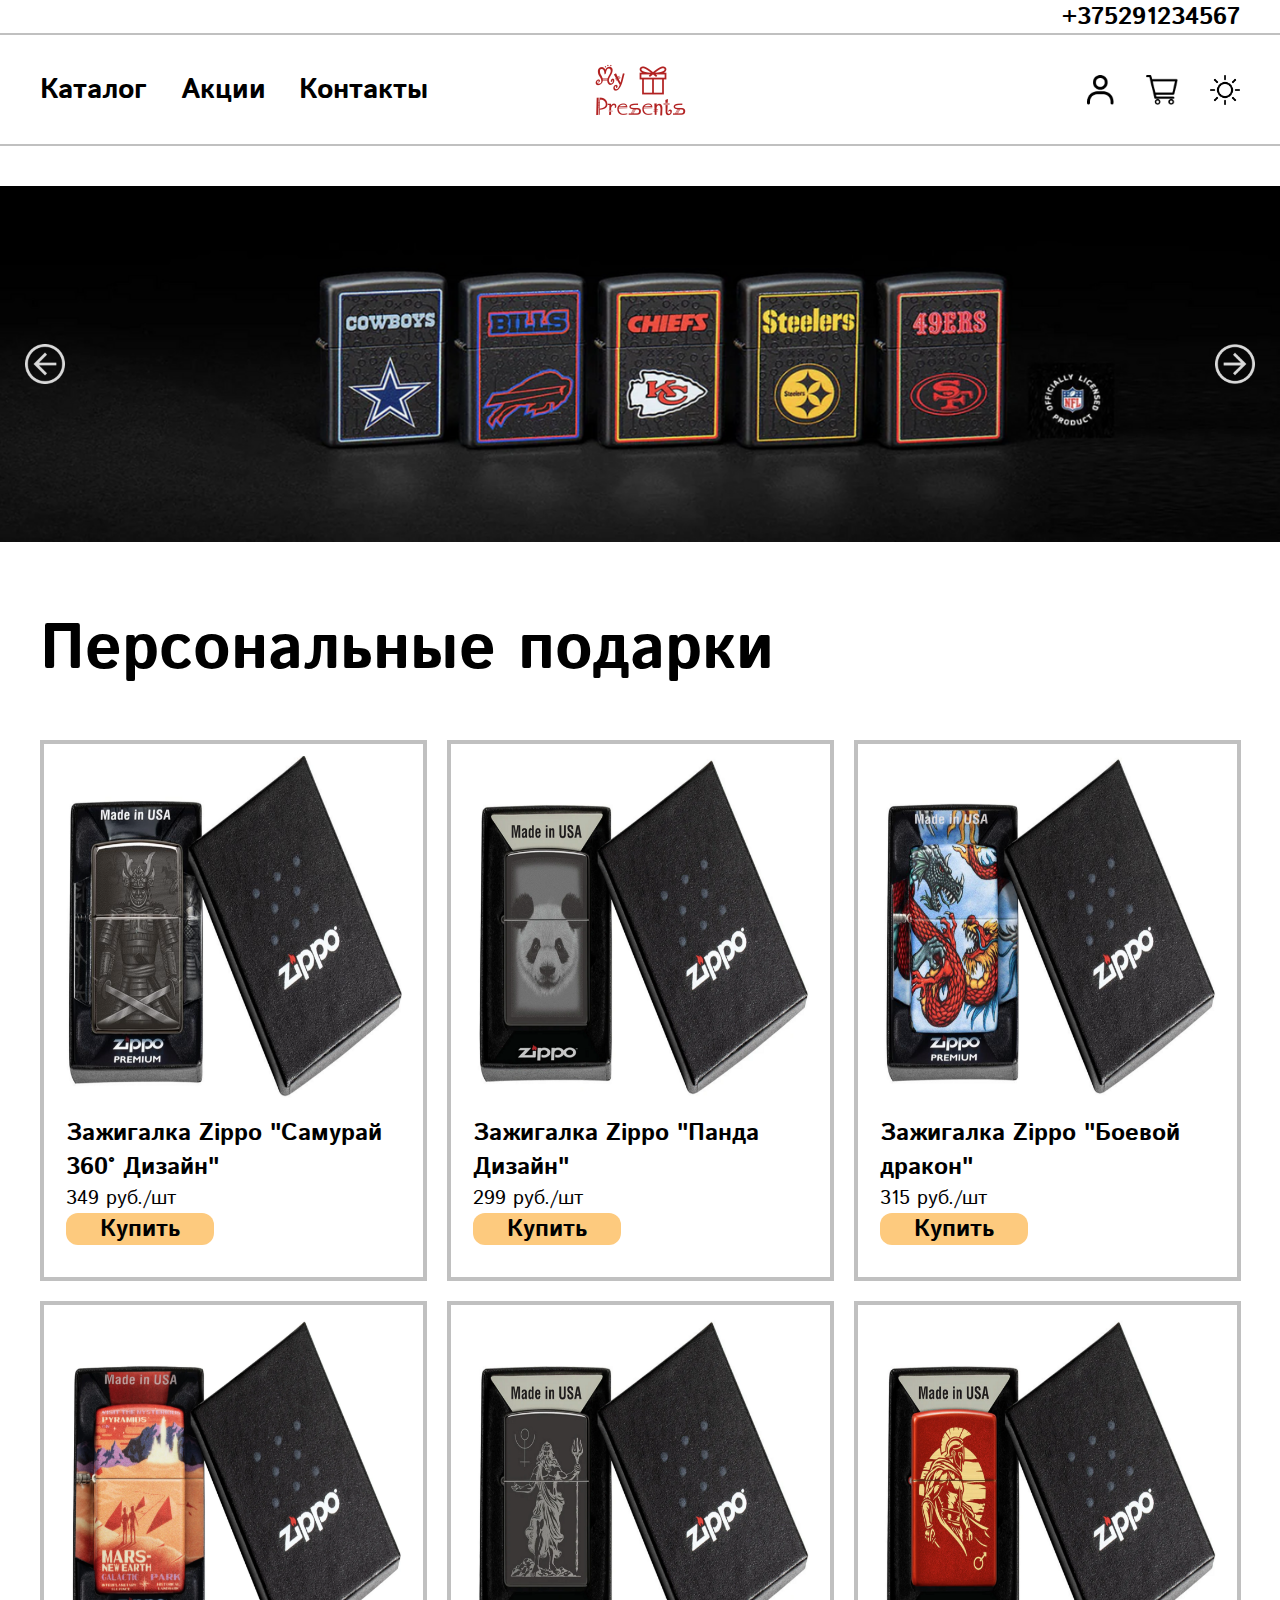
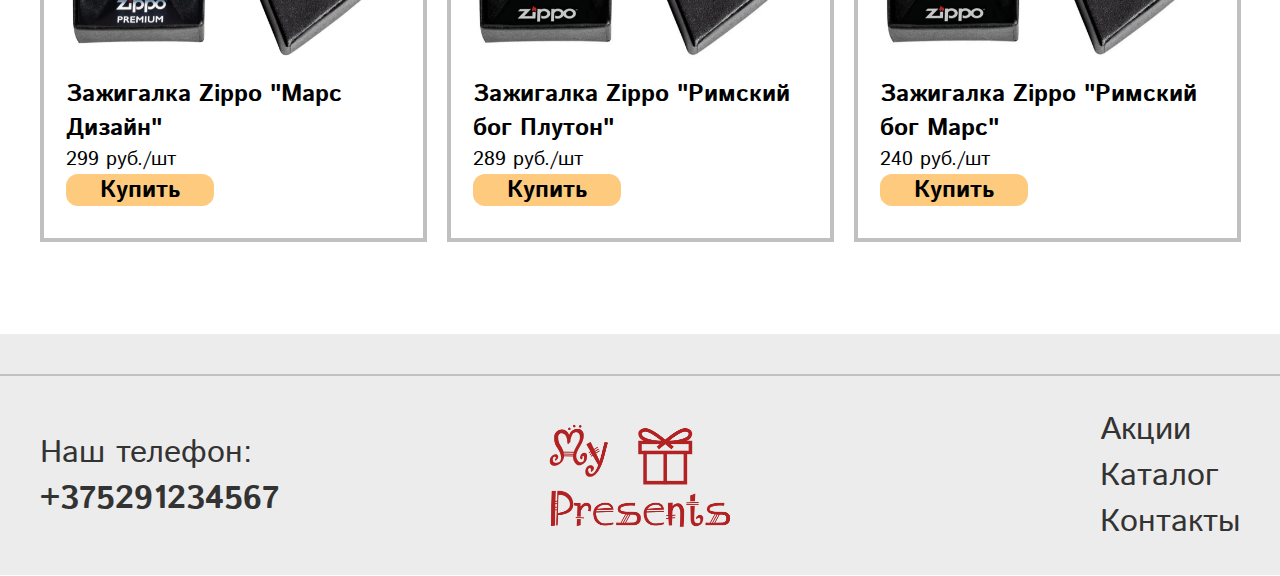
<file: index.html>
<!DOCTYPE html>
<html lang="ru">
<head>
<meta charset="UTF-8">
<meta name="viewport" content="width=device-width, initial-scale=1, minimum-scale=1" />
<title>My Presents</title>
<link rel="stylesheet" type="text/css" href="css/style.css">
<link rel="stylesheet" type="text/css" href="css/global.css">
<script src="script.js"></script>
</head>
<body>

<header class="header">
    <div class="header__line">
        <div class="container">
            <div class="header__line-wrapper">
                <a class="header__phone" href="tel:+375291234567">+375291234567</a>
            </div> 
        </div>
    </div>
    <div class="container">
        <div class="header__wrapper" id="header__wrapper">
            <div class="header__block">
                <nav class="nav">
                    <a class="nav__link" href="404.html">Каталог</a>
                    <a class="nav__link" href="404.html">Акции</a>
                    <a class="nav__link" href="contact.html">Контакты</a>
                </nav>
                <ul class="menu">
                    <li><a class="menuItem" href="404.html">Каталог</a></li>
                    <li><a class="menuItem" href="404.html">Акции</a></li>
                    <li><a class="menuItem" href="contact.html">Контакты</a></li>
                </ul>
                <button class="toggle__burger">
                    <img class="menuIcon" id="menuIcon" src="assets/burger_menu.png" alt="">
                    <img class="closeIcon" src="assets/close.png" alt="">
                </button>
            </div>
            <div class="logo"><a href="index.html"><img src="assets/Logo_vector_with_text.png" alt="logo"></a></div>
            <div class="small__logo"><a href="index.html"><img src="assets/Logo_vector_present.png" alt="logo"></a></div>
            <div class="header__block right">
                <div class="header__action-wrapper">
                    <a class="header__link" href="404.html"><img id="accountIcon" src="assets/account.png" alt="logo"></a>
                    <a class="header__link" href="404.html"><img id="cartIcon" src="assets/cart.png" alt="logo"> </a>
                    <a class="header__link" onclick="toggleTheme()"><img id="themeIcon" src="assets/sun.png" alt=""></a>
                </div>
            </div>
        </div>
    </div>
</header>
<main>
    <div class="slideshow-container">
        <div class="mySlides fade">
          <img src="assets/slider_1.png" style="width:100%" alt="">
        </div>
      
        <div class="mySlides fade">
          <img src="assets/slider_2.png" style="width:100%" alt="">
        </div>
        
        <a class="prev" onclick="plusSlides(-1)"><img class="button__slide" src="assets/prev.png" alt=""></a>
        <a class="next" onclick="plusSlides(1)"><img class="button__slide" src="assets/next.png" alt=""></a>
    </div>
    <div class="container">
        <div class="text__h1">Персональные подарки</div>
        <div>
            <div class="product__wrapper" id="product__wrapper">
                <div class="product__block">
                    <div class="product__item">
                        <img class="product__image" src="assets/product_image1.png" alt="">
                        <h3 class="product__title">Зажигалка Zippo "Самурай 360° Дизайн"</h3>
                        <div class="product__text__button">
                            <h4 class="product__price">349 руб./шт</h4>
                            <div class="buy_button"><a class="button__text" href="product_page.html" >Купить</a></div>
    
                        </div>
                    </div>
                </div>
                <div class="product__block">
                    <div class="product__item">
                        <img class="product__image" src="assets/product_image2.png" alt="">
                        <h3 class="product__title">Зажигалка Zippo "Панда Дизайн"</h3>
                        <div class="product__text__button">
                            <h4 class="product__price">299 руб./шт</h4>
                            <div class="buy_button"><a class="button__text" href="404.html" >Купить</a></div>
    
                        </div>
                    </div>
                </div>
                <div class="product__block">
                    <div class="product__item">
                        <img class="product__image" src="assets/product_image3.png" alt="">
                        <h3 class="product__title">Зажигалка Zippo "Боевой дракон"</h3>
                        <div class="product__text__button">
                            <h4 class="product__price">315 руб./шт</h4>
                            <div class="buy_button"><a class="button__text" href="404.html" >Купить</a></div>
    
                        </div>
                    </div>
                </div>
                <div class="product__block">
                    <div class="product__item">
                        <img class="product__image" src="assets/product_image4.png" alt="">
                        <h3 class="product__title">Зажигалка Zippo "Марс Дизайн"</h3>
                        <div class="product__text__button">
                            <h4 class="product__price">299 руб./шт</h4>
                            <div class="buy_button"><a class="button__text" href="404.html" >Купить</a></div>
    
                        </div>
                    </div>
                </div>
                <div class="product__block">
                    <div class="product__item">
                        <img class="product__image" src="assets/product_image5.png" alt="">
                        <h3 class="product__title">Зажигалка Zippo "Римский бог Плутон"</h3>
                        <div class="product__text__button">
                            <h4 class="product__price">289 руб./шт</h4>
                            <div class="buy_button"><a class="button__text" href="404.html" >Купить</a></div>
    
                        </div>
                    </div>
                </div>
                <div class="product__block">
                    <div class="product__item">
                        <img class="product__image" src="assets/product_image6.png" alt="">
                        <h3 class="product__title">Зажигалка Zippo "Римский бог Марс"</h3>
                        <div class="product__text__button">
                            <h4 class="product__price">240 руб./шт</h4>
                            <div class="buy_button"><a class="button__text" href="404.html" >Купить</a></div>
    
                        </div>
                    </div>
                </div>
            </div>
        </div>
    </div>
</main>
<footer class="footer">
    <div class="footer__bg"> 
        <div class="container">
            <div class="footer__content-wrapper">
                    <div class="footer__item-block">
                        <div class="footer__phone">
                            <h4 class="our__phone">Наш телефон:</h4>
                            <a class="phone__text" href="tel:+375291234567">+375291234567</a>
                        </div>
                    </div>
                    <a href="#header__wrapper"><img class="footer__logo" src="assets/Logo_vector_with_text.png" alt=""></a>
                    <div class="footer__item-block right">
                        <div class="footer__links-wrapper">
                            <a class="footer__links" href="">Акции</a>
                            <a class="footer__links" href="">Каталог</a>
                            <a class="footer__links" href="">Контакты</a>
                        </div>
                    </div>
            </div>
        </div>
    </div>
</footer>
<script>
    const menu = document.querySelector(".menu");
    const menuItems = document.querySelectorAll(".menuItem");
    const hamburger= document.querySelector(".toggle__burger");
    const closeIcon= document.querySelector(".closeIcon");
    const menuIcon = document.querySelector(".menuIcon");
    
    function toggleMenu() {
      if (menu.classList.contains("showMenu")) {
        menu.classList.remove("showMenu");
        closeIcon.style.display = "none";
        menuIcon.style.display = "block";
      } else {
        menu.classList.add("showMenu");
        closeIcon.style.display = "block";
        menuIcon.style.display = "none";
      }
    }
    
    hamburger.addEventListener("click", toggleMenu);
    
    menuItems.forEach( 
      function(menuItem) { 
        menuItem.addEventListener("click", toggleMenu);
      }
    )
</script>
<script>
    let slideIndex = 1;
    showSlides(slideIndex);

    // Next/previous controls
    function plusSlides(n) {
    showSlides(slideIndex += n);
    }

    function currentSlide(n) {
    showSlides(slideIndex = n);
    }
    function showSlides(n) {
    let i;
    let slides = document.getElementsByClassName("mySlides");
    if (n > slides.length) {slideIndex = 1}
    if (n < 1) {slideIndex = slides.length}
    for (i = 0; i < slides.length; i++) {
        slides[i].style.display = "none";
    }
    slides[slideIndex-1].style.display = "block";
    dots[slideIndex-1].className += " active";
    }
 </script> 
</body>
</html>
</file>
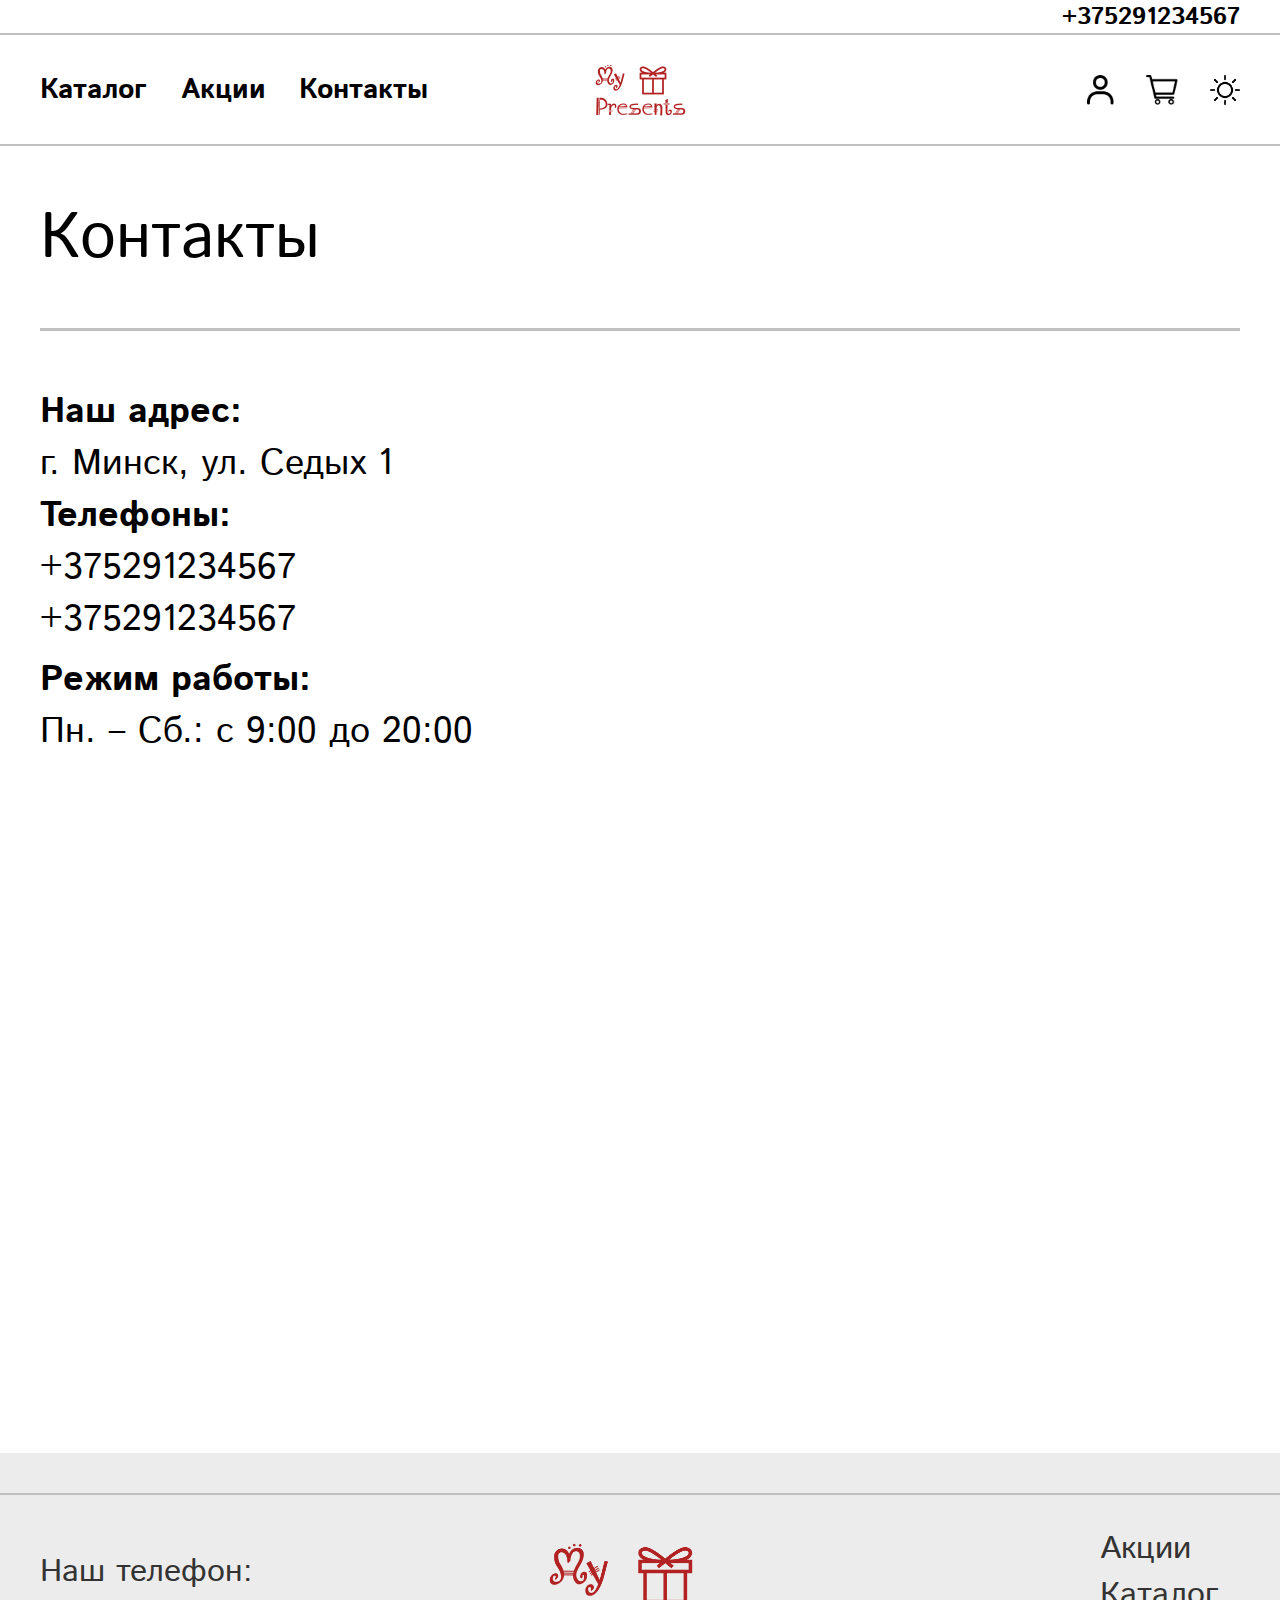
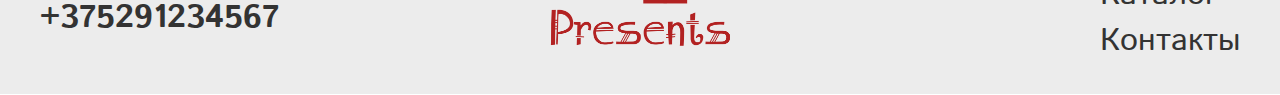
<file: contact.html>
<!DOCTYPE html>
<html lang="ru">
<head>
<meta charset="UTF-8">
<meta name="viewport" content="width=device-width, initial-scale=1, minimum-scale=1" />
<title>My Presents</title>
<link rel="stylesheet" type="text/css" href="css/contact.css">
<link rel="stylesheet" type="text/css" href="css/global.css">
<script src="script.js"></script>
</head>
<body>

<header class="header">
    <div class="header__line">
        <div class="container">
            <div class="header__line-wrapper">
                <a class="header__phone" href="tel:+375291234567">+375291234567</a>
            </div> 
        </div>
    </div>
    <div class="container">
        <div class="header__wrapper" id="header__wrapper">
            <div class="header__block">
                <nav class="nav">
                    <a class="nav__link" href="404.html">Каталог</a>
                    <a class="nav__link" href="404.html">Акции</a>
                    <a class="nav__link" href="contact.html">Контакты</a>
                </nav>
                <ul class="menu">
                    <li><a class="menuItem" href="404.html">Каталог</a></li>
                    <li><a class="menuItem" href="404.html">Акции</a></li>
                    <li><a class="menuItem" href="contact.html">Контакты</a></li>
                </ul>
                <button class="toggle__burger">
                    <img class="menuIcon" id="menuIcon" src="assets/burger_menu.png" alt="">
                    <img class="closeIcon" src="assets/close.png" alt="">
                </button>
            </div>
            <div class="logo"><a href="index.html"><img src="assets/Logo_vector_with_text.png" alt="logo"></a></div>
            <div class="small__logo"><a href="index.html"><img src="assets/Logo_vector_present.png" alt="logo"></a></div>
            <div class="header__block right">
                <div class="header__action-wrapper">
                    <a class="header__link" href="404.html">
                        <img id="accountIcon" src="assets/account.png" alt="logo"> 
                    </a>
                    <a class="header__link" href="404.html">
                        <img id="cartIcon" src="assets/cart.png" alt="logo"> 
                    </a>
                    <a class="header__link" onclick="toggleTheme()"><img id="themeIcon" src="assets/sun.png" alt=""></a>
                </div>
            </div>
        </div>
    </div>
</header>
<main>
    <div class="container">
        <h1 class="text__h1">Контакты</h1>
    <div class="content__wrapper">
        <div class="text__block">
            <div class="adres__block">
                <p><b>Наш адрес:</b></p>
                <p class="solid">г. Минск, ул. Седых 1</p>
            </div>
            <div class="phone__block">
                <p><b>Телефоны:</b></p>
                <p class="solid">+375291234567</p>
                <p class="solid">+375291234567</p>
            </div>
            <div class="time__block">
                <p><b>Режим работы:</b></p>
                <p class="solid">Пн. – Сб.: с 9:00 до 20:00</p>
            </div>
        </div>
        <div class="map">
            <iframe src="https://www.google.com/maps/embed?pb=!1m18!1m12!1m3!1d2347.753979654932!2d27.620680325985706!3d53.95387746660863!2m3!1f0!2f0!3f0!3m2!1i1024!2i768!4f13.1!3m3!1m2!1s0x46dbcf36972c141d%3A0x93e65e1a84987184!2z0YPQuy4g0KHQtdC00YvRhSAxLCDQnNC40L3RgdC6LCDQnNC40L3RgdC60LDRjyDQvtCx0LvQsNGB0YLRjCAyMjMwNDA!5e0!3m2!1sru!2sby!4v1731338508699!5m2!1sru!2sby" style="border:0;" allowfullscreen="" loading="lazy" referrerpolicy="no-referrer-when-downgrade"></iframe>
        </div>
    </div>
    </div>
    
</main>
<footer class="footer">
    <div class="footer__bg"> 
        <div class="container">
            <div class="footer__content-wrapper">
                    <div class="footer__item-block">
                        <div class="footer__phone">
                            <h4 class="our__phone">Наш телефон:</h4>
                            <a class="phone__text" href="tel: +375291234567">+375291234567</a>
                        </div>
                    </div>
                    <a href="#header__wrapper"><img class="footer__logo" src="assets/Logo_vector_with_text.png" alt=""></a>
                    <div class="footer__item-block right">
                        <div class="footer__links-wrapper">
                            <a class="footer__links" href="404.html">Акции</a>
                            <a class="footer__links" href="404.html">Каталог</a>
                            <a class="footer__links" href="contact.html">Контакты</a>
                        </div>
                    </div>
            </div>
        </div>
    </div>
</footer>

<script>

const menu = document.querySelector(".menu");
const menuItems = document.querySelectorAll(".menuItem");
const hamburger= document.querySelector(".toggle__burger");
const closeIcon= document.querySelector(".closeIcon");
const menuIcon = document.querySelector(".menuIcon");

function toggleMenu() {
  if (menu.classList.contains("showMenu")) {
    menu.classList.remove("showMenu");
    closeIcon.style.display = "none";
    menuIcon.style.display = "block";
  } else {
    menu.classList.add("showMenu");
    closeIcon.style.display = "block";
    menuIcon.style.display = "none";
  }
}

hamburger.addEventListener("click", toggleMenu);

menuItems.forEach( 
  function(menuItem) { 
    menuItem.addEventListener("click", toggleMenu);
  }
)
</script>
</body>
</html>
</file>
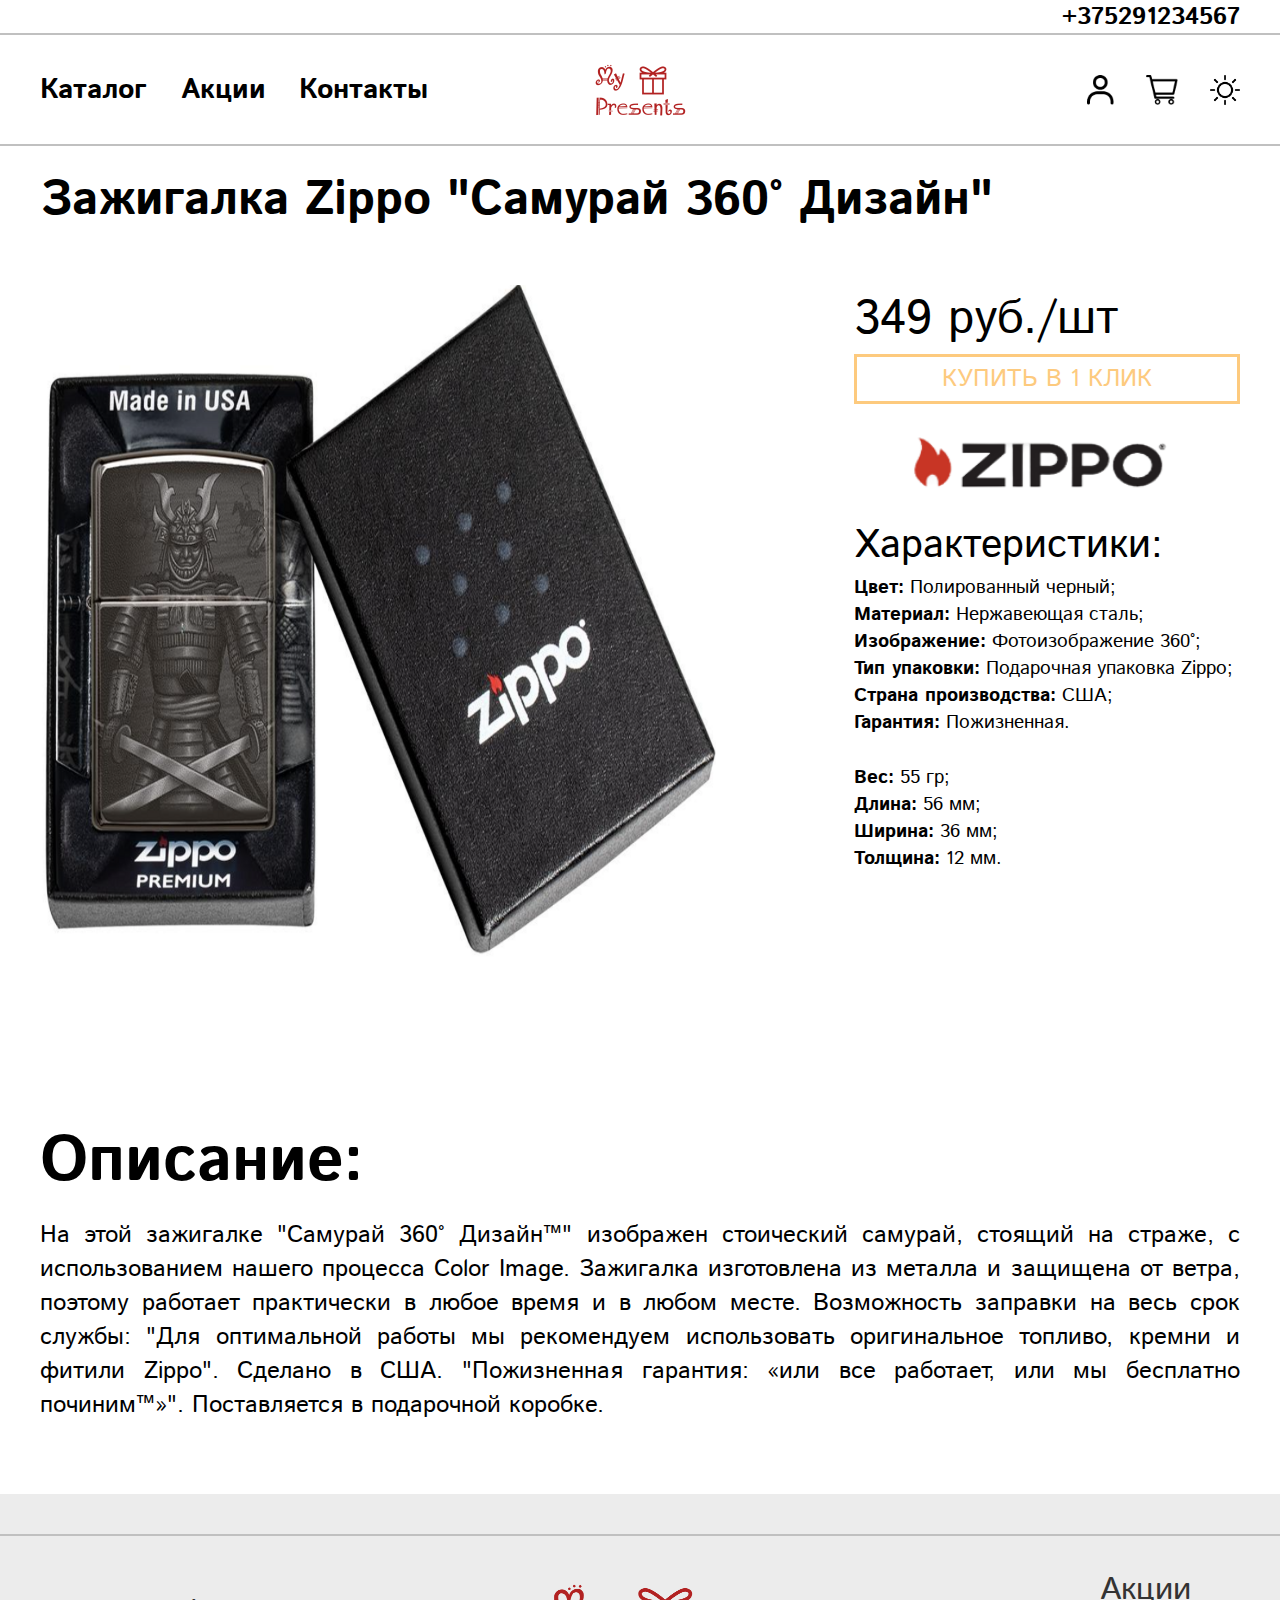
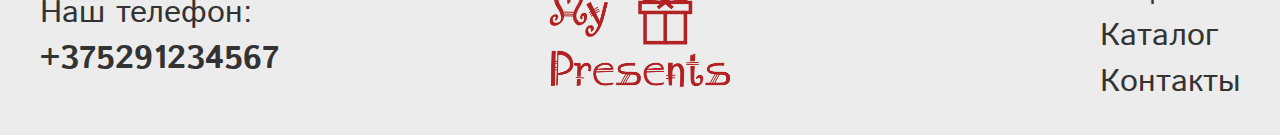
<file: product_page.html>
<!DOCTYPE html>
<html lang="ru">
<head>
<meta charset="UTF-8">
<meta name="viewport" content="width=device-width, initial-scale=1, minimum-scale=1" />
<title>My Presents</title>
<link rel="stylesheet" type="text/css" href="css/product_page.css">
<link rel="stylesheet" type="text/css" href="css/global.css">
<script src="script.js"></script>
</head>
<body>

<header class="header">
    <div class="header__line">
        <div class="container">
            <div class="header__line-wrapper">
                <a class="header__phone" href="tel:+375291234567">+375291234567</a>
            </div> 
        </div>
    </div>
    <div class="container">
        <div class="header__wrapper" id="header__wrapper">
            <div class="header__block">
                <nav class="nav">
                    <a class="nav__link" href="404.html">Каталог</a>
                    <a class="nav__link" href="404.html">Акции</a>
                    <a class="nav__link" href="contact.html">Контакты</a>
                </nav>
                <ul class="menu">
                    <li><a class="menuItem" href="404.html">Каталог</a></li>
                    <li><a class="menuItem" href="404.html">Акции</a></li>
                    <li><a class="menuItem" href="contact.html">Контакты</a></li>
                </ul>
                <button class="toggle__burger">
                    <img class="menuIcon" id="menuIcon" src="assets/burger_menu.png" alt="">
                    <img class="closeIcon" src="assets/close.png" alt="">
                </button>
            </div>
            <div class="logo"><a href="index.html"><img src="assets/Logo_vector_with_text.png" alt="logo"></a></div>
            <div class="small__logo"><a href="index.html"><img src="assets/Logo_vector_present.png" alt="logo"></a></div>
            <div class="header__block right">
                <div class="header__action-wrapper">
                    <a class="header__link" href="404.html">
                        <img id="accountIcon" src="assets/account.png" alt="logo"> 
                    </a>
                    <a class="header__link" href="404.html">
                        <img id="cartIcon" src="assets/cart.png" alt="logo"> 
                    </a>
                    <a class="header__link" onclick="toggleTheme()"><img id="themeIcon" src="assets/sun.png" alt=""></a>
                </div>
            </div>
        </div>
    </div>
</header>
<main>
   <div class="container">
       <div class="text__h1">Зажигалка Zippo "Самурай 360° Дизайн"</div>
       <div class="content-wrapper">
        <div class="product-wrapper">
            <img class="main__image" src="assets/product_image1.png" alt="">
            <div class="short__discription-wrapper">
                <h4 class="price">349 руб./шт</h4>
                <div class="buy__button"><h4 class="button__text">КУПИТЬ В 1 КЛИК</h4></div>
                <img class="brand__image" src="assets/zippo_logo.png" alt="">
                <div class="disc__all">
                    <h4 class="specs">Характеристики:</h4>
                    <div class="disc__ul">
                        <div class="disc__ul left">
                            <ul>
                                <li><b>Цвет:</b> Полированный черный;</li>
                                <li><b>Материал:</b> Нержавеющая сталь;</li>
                                <li><b>Изображение:</b> Фотоизображение 360°;</li>
                                <li><b>Тип упаковки:</b> Подарочная упаковка Zippo;</li>
                                <li><b>Страна производства:</b> США;</li>
                                <li><b>Гарантия:</b> Пожизненная.</li>
                            </ul>
                        </div>
                        <div class="disc__ul right">
                            <ul>
                                <li><b>Вес:</b> 55 гр;</li>
                                <li><b>Длина:</b> 56 мм;</li>
                                <li><b>Ширина:</b> 36 мм;</li>
                                <li><b>Толщина:</b> 12 мм.</li>
                            </ul>
                        </div>
                    </div>
                </div>
            </div>
        </div>
        <div class="disc__tablet">
            <h4 class="specs">Характеристики:</h4>
            <div class="disc__ul">
                <div class="disc__ul left">
                    <ul>
                                <li><b>Цвет:</b> Полированный черный;</li>
                                <li><b>Материал:</b> Нержавеющая сталь;</li>
                                <li><b>Изображение:</b> Фотоизображение 360°;</li>
                                <li><b>Тип упаковки:</b> Подарочная упаковка Zippo;</li>
                                <li><b>Страна производства:</b> США;</li>
                                <li><b>Гарантия:</b> Пожизненная.</li>
                    </ul>
                </div>
                <div class="disc__ul right">
                    <ul>
                        <li><b>Вес:</b> 55 гр;</li>
                        <li><b>Длина:</b> 56 мм;</li>
                        <li><b>Ширина:</b> 36 мм;</li>
                        <li><b>Толщина:</b> 12 мм.</li>
                    </ul>
                </div>
            </div>
        </div>
        <div class="main__discription">
            <div class="text__h2">Описание:</div>
            <p class="long__disc">На этой зажигалке "Самурай 360° Дизайн™" изображен стоический самурай, стоящий на страже, с использованием нашего процесса Color Image. Зажигалка изготовлена ​​из металла и защищена от ветра, поэтому работает практически в любое время и в любом месте. Возможность заправки на весь срок службы: "Для оптимальной работы мы рекомендуем использовать оригинальное топливо, кремни и фитили Zippo". Сделано в США. "Пожизненная гарантия: «или все работает, или мы бесплатно починим™»". Поставляется в подарочной коробке.</p>
        </div>
       </div>
    </div>
</main>
<footer class="footer">
    <div class="footer__bg"> 
        <div class="container">
            <div class="footer__content-wrapper">
                    <div class="footer__item-block">
                        <div class="footer__phone">
                            <h4 class="our__phone">Наш телефон:</h4>
                            <a class="phone__text" href="tel:+375291234567">+375291234567</a>
                        </div>
                    </div>
                    <a href="#header__wrapper"><img class="footer__logo" src="assets/Logo_vector_with_text.png" alt=""></a>
                    <div class="footer__item-block right">
                        <div class="footer__links-wrapper">
                            <a class="footer__links" href="404.html">Акции</a>
                            <a class="footer__links" href="404.html">Каталог</a>
                            <a class="footer__links" href="contact.html">Контакты</a>
                        </div>
                    </div>
            </div>
        </div>
    </div>
</footer>
<script>
const menu = document.querySelector(".menu");
const menuItems = document.querySelectorAll(".menuItem");
const hamburger= document.querySelector(".toggle__burger");
const closeIcon= document.querySelector(".closeIcon");
const menuIcon = document.querySelector(".menuIcon");

function toggleMenu() {
  if (menu.classList.contains("showMenu")) {
    menu.classList.remove("showMenu");
    closeIcon.style.display = "none";
    menuIcon.style.display = "block";
  } else {
    menu.classList.add("showMenu");
    closeIcon.style.display = "block";
    menuIcon.style.display = "none";
  }
}

hamburger.addEventListener("click", toggleMenu);

menuItems.forEach( 
  function(menuItem) { 
    menuItem.addEventListener("click", toggleMenu);
  }
)
</script>
</body>
</html>
</file>
<file: css/style.css>
@import url('https://fonts.googleapis.com/css2?family=Istok+Web:ital,wght@0,400;0,700;1,400;1,700&display=swap');

*,*:before,*:after{
    box-sizing : border-box;
}
.small__logo img{
    display: none;
}
.toggle__burger{
    display: none;
}
img {
    display: block;
}
body {
    font-family: 'Istok Web', sans-serif;
    color: var(--font-color);
    background-color: var(--bg-color);
    margin:0;
}

.menu{
    display: none;
}

.container{
    width:1200px;
    margin: 0 auto;
}

.header__line{
    border-bottom: 2px solid var(--hr-color);
}

.header__line-wrapper{
    display: flex;
    height: 33px;
    align-items: center;
    justify-content: flex-end;
}

.header{
    border-bottom: 2px solid var(--hr-color);
}
.header a{
    text-decoration: underline 0.1em var(--bg-color);
    transition: text-decoration-color 300ms;
}
.header__phone{
    color: var(--font-color);
    font-size: 24px;
    font-style: normal;
    font-weight: 700;
    line-height: normal;
}

.header a:hover {
    text-decoration-color: var(--font-color);
}
.phone_block a:hover{
    text-decoration-color: var(--font-color);
}
.phone_block p{
    text-decoration: none;
}
.header__wrapper{
    display: flex;
    justify-content: space-between;
    align-items: center;
    height: 109px;
}
.nav{
    display: flex;
    width: 388px;
    justify-content: space-between;
}

.nav__link{
    color: var(--font-color);
    font-size: 28px;
    font-style: normal;
    font-weight: 700;
    line-height: normal;
}

.header__block{
    width: 45%;
}
.header__block.right{
    display: flex;
    justify-content: flex-end;
}
.logo img{
    display: block;
    height: 80px;
}
footer {
    background-color: var(--footer-bg-color);
    color: var(--footer-font-color);
}

.header__action-wrapper{
    display: flex;
    align-items: center;
    width: 152.87px;
    justify-content: space-between;
}

.header__link img{
    height: 30px;
}

.slideshow-container {
    position: relative;
    margin-top: 40px;
    width: 100vw;
    min-width: 100vw;
    max-width: 1440px;
    max-height: 580px;
    position: relative;
    overflow: hidden;
}

.button__slide{
    width: 40px;
    height:40px;
}

.mySlides {
    display: none;
}

.prev, .next {
    width: 40px;
    height:40px;
    text-decoration: none;
    position: absolute;
    top: 50%;
    transform: translateY(-50%);
    transition: all 300ms ease;
}
.slideshow-container a:hover{
    box-shadow: 0 0 20px var(--hr-color);
}
.next {
    right: 25px;
}
.prev{
    left: 25px;
}

.fade {
    animation-name: fade;
    animation-duration: 1.5s;
}

@keyframes fade {
    from {opacity: .4}
    to {opacity: 1}
}
.text__h1{
    margin-top: 62px;
    font-size: 64px;
    font-style: normal;
    font-weight: 700;
    line-height: normal; 
}

.header__link img:hover { box-shadow: 0 0 20px #0ebac5; }

.product__block button:hover{
    box-shadow: 0 0 20px var(--button-color);
}
.product__block{
    border: 4px solid var(--hr-color);
    background: var(--bg-color);
    display: flex;
    flex-direction: column;
    width: 387px;
    height: 541px;
    margin: 0px 20px 20px 0;
}
.product__item{
    margin: 12px 22px 35px;
}
.product__title{
    color: var(--font-color);
    font-size: 24px;
    font-style: normal;
    font-weight: 700;
    line-height: normal;
    margin:16px 0px 0px 0px;
}
.product__price{
    color: var(--font-color);
    font-size: 20px;
    font-style: normal;
    font-weight: 400;
    line-height: normal;
    margin:0px;
}
.buy_button{
    display: flex;
    border-radius: 12px;
    background: var(--button-color);
    justify-content: center;
    align-items: center;
    align-content: center;
    width: 148px;
    height: 32px;
    border:0;
}
.buy_button a{
    text-decoration: none;
}
.button__text{
    color: var(--font-color);
    font-size: 24px;
    font-style: normal;
    font-weight: 700;
    line-height: normal;
    margin: 0;
}

.product__image{
    width: 336px;
    height: 344px;
}
.product__wrapper{
    margin-top: 44px;
    display: grid;
    grid-template-areas: 
    'post-1 post-2 post-3'
    'post-4 post-5 post-6';
}

.footer{
    background-color: var(--footer-bg-color);
    height: 241px;
    max-height: 241;
    padding-top: 40px;
    margin-top: 72px;
    width: 100%;
}
.footer__content-wrapper{
    display: flex;
    justify-content: space-between;
    align-items: center;
    height: 200px;
}
.foooter__phone{
    display:flex;
    flex-direction: column;
    width: 25%;
}
.our__phone{
    color: var(--footer-font-color);
    font-size: 32px;
    font-style: normal;
    font-weight: 400;
    line-height: normal;
    margin:0;
}
.phone__text{
    color:var(--footer-font-color);
    font-size: 32px;
    font-style: normal;
    font-weight: 700;
    line-height: normal;
    margin:0;
}
.footer__links-wrapper{
    display: flex;
    flex-direction: column;
    justify-content: space-between;
    max-width: 140px;
    max-height: 138px;
    align-items: flex-start;
}
.footer__links{
    color: var(--footer-font-color);
    font-size: 32px;
    font-style: normal;
    font-weight: 400;
    line-height: normal;
    margin:0;
}
.footer__logo{
    max-width: 372px;
    max-height: 161px;
    justify-content: center;
    display: block;
}
.phone__footer__logo{
    display:none;
}
.footer a{
    text-decoration: none;
}
.footer a:hover {
    text-decoration-color: var(--footer-font-color);
}
.footer a{
    text-decoration: underline 0.1em var(--footer-bg-color);
    transition: text-decoration-color 300ms;
}
.footer__bg{
    border-top: solid 2px var(--hr-color);
    height: 200px;
    width:100%;
}

.footer__item-block{
    width:30%;
}
.footer__item-block.right{
    display: flex;
    justify-content: flex-end;

}


@media (max-width: 768px) {
    .container{
        width: 704px;
        margin: 0 auto;
    }
    .header__line{
        display:none;
        border:0;
    }
    .header{
        border:0;
    }
    .header__wrapper{
        display: flex;
        justify-content: space-between;
        align-items: center;
        height: 120px;
    }
    .nav{
        display: none;
    }
    .logo img{
        display: block;
        height: 70px;
    }
    .header__action-wrapper{
        display: flex;
        align-items: center;
        width: 119px;
        justify-content: space-between;
    }
    .toggle__burger{
        display: block;
    }

    .menuItem {
        color: var(--footer-font-color);
        font-size: 20px;
        font-style: normal;
        font-weight: 700;
        line-height: normal;
        margin: 10px 4rem;
        display: block;
    }
      
    .menuItem:hover {
        text-decoration: underline;
    }
      
    .toggle__burger {
        position: relative;
        z-index: 100;
        border:0;
        background:transparent;
        cursor: pointer;
    }
      
    .closeIcon {
        display: none;
    }
      
    .menu {
        display: flex;
        flex-direction: column;
        position: fixed;
        transform: translateY(-105%);
        transition: transform 0.2s;
        top: -20px;
        left: 0;
        right: 0;
        bottom: 0;
        z-index: 99;
        background: var(--footer-bg-color);
        color: white;
        list-style: none;
        max-height: 200px;
        padding:0;
        justify-content: center;
        align-content: center;
        align-items: center;
    }
    
    .showMenu {
        transform: translateY(0);
    }

    .slideshow-container{
        margin-top: 0;
    }
    .text__h1{
        margin-top: 38px;
        font-size: 48px;
        font-style: normal;
        font-weight: 700;
        line-height: normal; 
    }
    .product__block{
        border: 4px solid var(--hr-color);
        background: var(--bg-color);
        display: flex;
        flex-direction: column;
        width: 343px;
        height: 430px;
        margin: 0px 18px 18px 0;
    }
    .product__item{
        margin: 18px 35px 17px 34px;
    }
    .product__title{
        color: var(--font-color);
        font-size: 24px;
        font-style: normal;
        font-weight: 700;
        line-height: normal;
        margin:5px 0px 0px 0px;
    }
    .product__price{
        color: var(--font-color);
        font-size: 20px;
        font-style: normal;
        font-weight: 400;
        line-height: normal;
        margin:0px;
    }
    .buy_button{
        border-radius: 12px;
        background: var(--button-color);
        justify-content: center;
        width: 129px;
        height: 30px;
        border:0;
    }
    .button__text{
        color: var(--font-color);
        font-size: 20px;
        font-style: normal;
        font-weight: 700;
        line-height: normal;
        margin: 0;
    }
    
    .product__image{
        width: 266px;
        height: 272px;
    }
    .product__wrapper{
        margin-top: 33px;
        display: grid;
        grid-template-areas: 
        'post-1 post-2'
        'post-3 post-4'
        'post-3 post-4';
    }
    .product__text__button{
        margin-top: 10px;
        display: flex;
        justify-content: space-between;
    }
    .footer{
        background-color: var(--footer-bg-color);
        height: 201px;
        max-height: 201;
        padding-top: 20px;
        margin-top: -2px;
        width: 100%;
    }
    .footer__content-wrapper{
        display: flex;
        justify-content: space-between;
        align-items: center;
        height: 180px;
    }
    .foooter__phone{
        display:flex;
        flex-direction: column;
        width: 25%;
    }
    .our__phone{
        color: var(--footer-font-color);
        font-size: 20px;
        font-style: normal;
        font-weight: 400;
        line-height: normal;
        margin:0;
    }
    .phone__text{
        color:var(--footer-font-color);
        font-size: 20px;
        font-style: normal;
        font-weight: 700;
        line-height: normal;
        margin:0;
    }
    .footer__links-wrapper{
        display: flex;
        flex-direction: column;
        justify-content: space-between;
        max-width: 140px;
        max-height: 138px;
        align-items: flex-start;
    }
    .footer__links{
        color: var(--footer-font-color);
        font-size: 20px;
        font-style: normal;
        font-weight: 400;
        line-height: normal;
        margin:0;
    }
    .footer__logo{
        max-width: 127px;
        max-height: 55px;
        justify-content: center;
        display: block;
    }
    .footer__bg{
        border-top: solid 2px var(--hr-color);
        height: 181px;
        width:100%;
    }
    
    .footer__item-block{
        width:30%;
    }
    .footer__item-block.right{
        display: flex;
        justify-content: flex-end;
    
    }
}

@media (max-width: 380px) {
    .container{
        width: 349px;
        margin: 0 auto;
    }
    .header__line{
        display:none;
        border:0;
    }
    .header{
        border:0;
    }
    .header__wrapper{
        display: flex;
        justify-content: space-between;
        align-items: center;
        height: 70px;
    }
    .nav{
        display: none;
    }
    .small__logo img{
        display: block;
        height:48px;
    }
    .logo img{
        display:none;
    }
    .header__action-wrapper{
        display: flex;
        align-items: center;
        width: 88px;
        justify-content: space-between;
    }
    .header__action-wrapper img{
        height:20px;
    }
    .toggle__burger img{
        display: block;
        height: 20px;
    }

    .menuItem {
        color: var(--footer-font-color);
        font-size: 20px;
        font-style: normal;
        font-weight: 700;
        line-height: normal;
        margin: 5px 2rem;
        display: block;
    }
      
    .menuItem:hover {
        text-decoration: underline;
    }
      
    .toggle__burger {
        position: relative;
        z-index: 100;
        border:0;
        background:transparent;
        cursor: pointer;
    }
      
    .closeIcon {
        display: none;
    }
      
    .menu {
        display: flex;
        flex-direction: column;
        position: fixed;
        transform: translateY(-105%);
        transition: transform 0.2s;
        top: -20px;
        left: 0;
        right: 0;
        bottom: 0;
        z-index: 99;
        background: var(--footer-bg-color);
        color: white;
        list-style: none;
        max-height: 200px;
        padding:0;
        justify-content: center;
        align-content: center;
        align-items: center;
    }
    
    .showMenu {
        transform: translateY(0);
    }

    .slideshow-container{
        margin-top: 0;
    }

    .text__h1{
        margin-top: 13px;
        font-size: 20px;
        font-style: normal;
        font-weight: 700;
        line-height: normal; 
    }
    .product__block{
        border: 4px solid var(--hr-color);
        background: var(--bg-color);
        display: flex;
        flex-direction: column;
        width: 166px;
        height: 280px;
        margin: 0px 16px 16px 0;
    }
    .product__item{
        margin: 18px 18px 18px 15px;
        width:129px;
        height:244px;
    }
    .product__title{
        color: var(--font-color);
        font-size: 14px;
        font-style: normal;
        font-weight: 700;
        line-height: normal;
        height: 60px;
        margin:1px 0px 0px 0px;
    }
    .product__price{
        color: var(--font-color);
        font-size: 14px;
        font-style: normal;
        font-weight: 400;
        line-height: normal;
        margin:0;
    }
    .buy_button{
        border-radius: 4px;
        background: var(--button-color);
        justify-content: center;
        width: 129px;
        height: 30px;
        border:0;
    }
    .button__text{
        color: var(--font-color);
        font-size: 14px;
        font-style: normal;
        font-weight: 700;
        line-height: normal;
        margin: 0;
    }
    
    .product__image{
        width: 129px;
        height: 132px;
    }
    .product__wrapper{
        margin-top: 15px;
        display: grid;
        grid-template-areas: 
        'post-1 post-2'
        'post-3 post-4'
        'post-3 post-4';
    }
    .product__text__button{
        margin-top:-1px;
        display: flex;
        flex-direction: column;
    }
    .footer{
        background-color: var(--footer-bg-color);
        height: 202px;
        max-height: 201;
        padding-top: 20px;
        margin-top: 54px;
        width: 100%;
    }
    .footer__content-wrapper{
        display: flex;
        justify-content: space-between;
        align-items: center;
        height: 180px;
    }
    .foooter__phone{
        display:flex;
        flex-direction: column;
        width: 25%;
    }
    .our__phone{
        color: var(--footer-font-color);
        font-size: 20px;
        font-style: normal;
        font-weight: 400;
        line-height: normal;
        margin:0;
    }
    .phone__text{
        color:var(--footer-font-color);
        font-size: 20px;
        font-style: normal;
        font-weight: 700;
        line-height: normal;
        margin:0;
    }
    .footer__links-wrapper{
        display: flex;
        flex-direction: column;
        justify-content: space-between;
        max-width: 140px;
        max-height: 138px;
        align-items: flex-start;
    }
    .footer__links{
        color: var(--footer-font-color);
        font-size: 20px;
        font-style: normal;
        font-weight: 400;
        line-height: normal;
        margin:0;
    }
    .footer__logo{

        display: none;
    }
    .phone__footer__logo{
        width: 127;
        display:flex;
        display:block;
    }
    .footer__bg{
        border-top: solid 2px var(--hr-color);
        height: 181px;
        width:100%;
    }
    
    .footer__item-block{
        width:50%;
    }
    .footer__item-block.right{
        display: flex;
        justify-content: flex-end;
    
    }
}
</file>
<file: css/global.css>
:root {
    --font-color: #000000;
    --button-color: #FDCA7E;
    --bg-color: #FFFFFF;
    --hr-color: #C0C0C0;
    --footer-bg-color: #ECECEC;
    --footer-font-color: #333333;
}
</file>
<file: css/contact.css>
@import url('https://fonts.googleapis.com/css2?family=Istok+Web:ital,wght@0,400;0,700;1,400;1,700&display=swap');

*,*:before,*:after{
    box-sizing : border-box;
}
.small__logo img{
    display: none;
}
.toggle__burger{
    display: none;
}
img {
    display: block;
}
body {
    font-family: 'Istok Web', sans-serif;
    color: var(--font-color);
    background-color: var(--bg-color);
    margin:0;
}

.container{
    width:1200px;
    margin: 0 auto;
}

.header__line{
    border-bottom: 2px solid var(--hr-color);
}

.header__line-wrapper{
    display: flex;
    height: 33px;
    align-items: center;
    justify-content: flex-end;
}

.header{
    border-bottom: 2px solid var(--hr-color);
}
.header a{
    text-decoration: underline 0.1em var(--bg-color);
    transition: text-decoration-color 300ms;
}
.header__phone{
    color: var(--font-color);
    font-size: 24px;
    font-style: normal;
    font-weight: 700;
    line-height: normal;
}

.header a:hover {
    text-decoration-color: var(--font-color);
}

.header__wrapper{
    display: flex;
    justify-content: space-between;
    align-items: center;
    height: 109px;
}
.nav{
    display: flex;
    width: 388px;
    justify-content: space-between;
}

.nav__link{
    color: var(--font-color);
    font-size: 28px;
    font-style: normal;
    font-weight: 700;
    line-height: normal;
}

.header__block{
    width: 45%;
}
.header__block.right{
    display: flex;
    justify-content: flex-end;
}
.logo img{
    display: block;
    height: 80px;
}
.header__action-wrapper{
    display: flex;
    align-items: center;
    width: 152.87px;
    justify-content: space-between;
}

.header__link img{
    height: 30px;
}

.header__link img:hover { box-shadow: 0 0 20px #0ebac5; }

.menu{
    display: none;
}

.text__h1{
    font-size: 64px;
    font-style: normal;
    font-weight: 400;
    line-height: normal;
    margin-top:47px;

}
.content__wrapper{
    display: flex;
    border-top: solid 3px var(--hr-color);
    justify-content: space-between;

}

.map iframe{
    width: 695px;
    height: 1115px;
}

.text__block{
    display:flex;
    flex-direction: column;
    align-content: space-between;
    margin-top: 55px;
}
.text__block p{
    font-size: 36px;
    font-style: normal;
    font-weight: 400;
    line-height: normal;
    margin:0;
}

.time__block{
    margin-top: 8px;
}
.footer{
    background-color: var(--footer-bg-color);
    height: 241px;
    max-height: 241;
    padding-top: 40px;
    width: 100%;
}
.footer__content-wrapper{
    display: flex;
    justify-content: space-between;
    align-items: center;
    height: 200px;
}
.foooter__phone{
    display:flex;
    flex-direction: column;
    width: 25%;
}
.our__phone{
    color: var(--footer-font-color);
    font-size: 32px;
    font-style: normal;
    font-weight: 400;
    line-height: normal;
    margin:0;
}
.phone__text{
    color:var(--footer-font-color);
    font-size: 32px;
    font-style: normal;
    font-weight: 700;
    line-height: normal;
    margin:0;
}
.footer__links-wrapper{
    display: flex;
    flex-direction: column;
    justify-content: space-between;
    max-width: 140px;
    max-height: 138px;
    align-items: flex-start;
}
.footer__links{
    color: var(--footer-font-color);
    font-size: 32px;
    font-style: normal;
    font-weight: 400;
    line-height: normal;
    margin:0;
}
.footer__logo{
    max-width: 372px;
    max-height: 161px;
    justify-content: center;
    display: block;
}
.phone__footer__logo{
    display:none;
}
.footer a{
    text-decoration: none;
}
.footer a:hover {
    text-decoration-color: var(--footer-font-color);
}
.footer a{
    text-decoration: underline 0.1em var(--footer-bg-color);
    transition: text-decoration-color 300ms;
}
.footer__bg{
    border-top: solid 2px var(--hr-color);
    height: 200px;
    width:100%;
}

.footer__item-block{
    width:30%;
}
.footer__item-block.right{
    display: flex;
    justify-content: flex-end;

}


@media (max-width: 768px) {
    .container{
        width: 704px;
        margin: 0 auto;
    }
    .header__line{
        display:none;
        border:0;
    }
    .header{
        border:0;
    }
    .header__wrapper{
        display: flex;
        justify-content: space-between;
        align-items: center;
        height: 120px;
    }
    .nav{
        display: none;
    }
    .logo img{
        display: block;
        height: 70px;
    }
    .header__action-wrapper{
        display: flex;
        align-items: center;
        width: 119px;
        justify-content: space-between;
    }
    .toggle__burger{
        display: block;
    }


    .menuItem {
        color: var(--footer-font-color);
        font-size: 20px;
        font-style: normal;
        font-weight: 700;
        line-height: normal;
        margin: 10px 4rem;
        display: block;
    }
      
    .menuItem:hover {
        text-decoration: underline;
    }
      
    .toggle__burger {
        position: relative;
        z-index: 100;
        border:0;
        background:transparent;
        cursor: pointer;
    }
      
    .closeIcon {
        display: none;
    }
      
    .menu {
        display: flex;
        flex-direction: column;
        position: fixed;
        transform: translateY(-105%);
        transition: transform 0.2s;
        top: -20px;
        left: 0;
        right: 0;
        bottom: 0;
        z-index: 99;
        background: var(--footer-bg-color);
        color: white;
        list-style: none;
        max-height: 200px;
        padding:0;
        justify-content: center;
        align-content: center;
        align-items: center;
    }
    
    .showMenu {
        transform: translateY(0);
    }



    .text__h1{
        font-size: 36px;
        font-style: normal;
        font-weight: 700;
        line-height: normal;
        margin-top:28px;
    
    }
    .content__wrapper{
        display: flex;
        border-top: solid 3px var(--hr-color);
        justify-content: space-between;
    
    }
    
    .map iframe{
        width: 435px;
        height: 455px;
    }
    
    .text__block{
        display:flex;
        flex-direction: column;
        align-content: space-between;
        margin-top: 55px;
    }
    .text__block p{
        font-size: 24px;
        font-style: normal;
        font-weight: 700;
        line-height: normal;
        margin:0;
    }
    .text__block p.solid{
        font-size: 20px;
        font-style: normal;
        font-weight: 400;
        line-height: normal;
        margin:0;
    }
    .time__block{
        margin-top:-5px;
    }
    

    .footer{
        background-color: var(--footer-bg-color);
        height: 201px;
        max-height: 201;
        padding-top: 20px;
        margin-top: -2px;
        width: 100%;
    }

    .footer__content-wrapper{
        display: flex;
        justify-content: space-between;
        align-items: center;
        height: 180px;
    }

    .foooter__phone{
        display:flex;
        flex-direction: column;
        width: 25%;
    }

    .our__phone{
        color: var(--footer-font-color);
        font-size: 20px;
        font-style: normal;
        font-weight: 400;
        line-height: normal;
        margin:0;
    }

    .phone__text{
        color:var(--footer-font-color);
        font-size: 20px;
        font-style: normal;
        font-weight: 700;
        line-height: normal;
        margin:0;
    }

    .footer__links-wrapper{
        display: flex;
        flex-direction: column;
        justify-content: space-between;
        max-width: 140px;
        max-height: 138px;
        align-items: flex-start;
    }

    .footer__links{
        color: var(--footer-font-color);
        font-size: 20px;
        font-style: normal;
        font-weight: 400;
        line-height: normal;
        margin:0;
    }

    .footer__logo{
        max-width: 127px;
        max-height: 55px;
        justify-content: center;
        display: block;
    }

    .footer__bg{
        border-top: solid 2px var(--hr-color);
        height: 181px;
        width:100%;
    }
    
    .footer__item-block{
        width:30%;
    }
    .footer__item-block.right{
        display: flex;
        justify-content: flex-end;
        margin-right: 2px;
    }
}

@media (max-width: 380px) {
    .container{
        width: 349px;
        margin: 0 auto;
    }
    .header__line{
        display:none;
        border:0;
    }
    .header{
        border:0;
    }
    .header__wrapper{
        display: flex;
        justify-content: space-between;
        align-items: center;
        height: 70px;
    }
    .nav{
        display: none;
    }
    .small__logo img{
        display: block;
        height:48px;
    }
    .logo img{
        display:none;
    }
    .header__action-wrapper{
        display: flex;
        align-items: center;
        width: 88px;
        justify-content: space-between;
    }
    .header__action-wrapper img{
        height:20px;
    }
    .toggle__burger img{
        display: block;
        height: 20px;
    }



    


    .menuItem {
        color: var(--footer-font-color);
        font-size: 20px;
        font-style: normal;
        font-weight: 700;
        line-height: normal;
        margin: 5px 2rem;
        display: block;
    }
      
    .menuItem:hover {
        text-decoration: underline;
    }
      
    .toggle__burger {
        position: relative;
        z-index: 100;
        border:0;
        background:transparent;
        cursor: pointer;
    }
      
    .closeIcon {
        display: none;
    }
      
    .menu {
        display: flex;
        flex-direction: column;
        position: fixed;
        transform: translateY(-105%);
        transition: transform 0.2s;
        top: -20px;
        left: 0;
        right: 0;
        bottom: 0;
        z-index: 99;
        background: var(--footer-bg-color);
        color: white;
        list-style: none;
        max-height: 200px;
        padding:0;
        justify-content: center;
        align-content: center;
        align-items: center;
    }
    
    .showMenu {
        transform: translateY(0);
    }









    .text__h1{
        font-size: 36px;
        font-style: normal;
        font-weight: 700;
        line-height: normal;
        margin:17px 0px 0px 0px;
    
    }
    .content__wrapper{
        display: flex;
        flex-direction: column;
        justify-content: start;
        border:0;
        margin:0;
        padding:0;
    }
    
    .map iframe{
        width: 348px;
        height: 370px;
    }
    
    .text__block{
        display:flex;
        flex-direction: column;
        align-content: space-between;
        margin: 0 0 11px 0;
    }
    .text__block p{
        font-size: 16px;
        font-style: normal;
        font-weight: 700;
        line-height: normal;
        margin:0;
    }
    .text__block p.solid{
        font-size: 16px;
        font-style: normal;
        font-weight: 400;
        line-height: normal;
        margin:0;
    }
    .time__block{
        margin-top:1px;
    }
    



    .footer{
        background-color: var(--footer-bg-color);
        height: 202px;
        max-height: 201;
        padding-top: 20px;
        width: 100%;
    }
    .footer__content-wrapper{
        display: flex;
        justify-content: space-between;
        align-items: center;
        height: 180px;
    }
    .foooter__phone{
        display:flex;
        flex-direction: column;
        width: 25%;
    }
    .our__phone{
        color: var(--footer-font-color);
        font-size: 20px;
        font-style: normal;
        font-weight: 400;
        line-height: normal;
        margin:0;
    }
    .phone__text{
        color:var(--footer-font-color);
        font-size: 20px;
        font-style: normal;
        font-weight: 700;
        line-height: normal;
        margin:0;
    }
    .footer__links-wrapper{
        display: flex;
        flex-direction: column;
        justify-content: space-between;
        max-width: 140px;
        max-height: 138px;
        align-items: flex-start;
    }
    .footer__links{
        color: var(--footer-font-color);
        font-size: 20px;
        font-style: normal;
        font-weight: 400;
        line-height: normal;
        margin:0;
    }
    .footer__logo{

        display: none;
    }
    .phone__footer__logo{
        width: 127;
        display:flex;
        display:block;
    }
    .footer__bg{
        border-top: solid 2px var(--hr-color);
        height: 181px;
        width:100%;
    }
    
    .footer__item-block{
        width:50%;
    }
    .footer__item-block.right{
        display: flex;
        justify-content: flex-end;
    
    }
}
</file>
<file: css/product_page.css>
@import url('https://fonts.googleapis.com/css2?family=Istok+Web:ital,wght@0,400;0,700;1,400;1,700&display=swap');

*,*:before,*:after{
    box-sizing : border-box;
}
.small__logo img{
    display: none;
}
.toggle__burger{
    display: none;
}
img {
    display: block;
}
body {
    font-family: 'Istok Web', sans-serif;
    color: var(--font-color);
    background-color: var(--bg-color);
    margin:0;
}

.menu{
    display: none;
}

.container{
    width:1200px;
    margin: 0 auto;
}

.header__line{
    border-bottom: 2px solid var(--hr-color);
}

.header__line-wrapper{
    display: flex;
    height: 33px;
    align-items: center;
    justify-content: flex-end;
}

.header{
    border-bottom: 2px solid var(--hr-color);
}
.header a{
    text-decoration: underline 0.1em var(--bg-color);
    transition: text-decoration-color 300ms;
}
.header__phone{
    color: var(--font-color);
    font-size: 24px;
    font-style: normal;
    font-weight: 700;
    line-height: normal;
}

.header a:hover {
    text-decoration-color: var(--font-color);
}

.header__wrapper{
    display: flex;
    justify-content: space-between;
    align-items: center;
    height: 109px;
}
.nav{
    display: flex;
    width: 388px;
    justify-content: space-between;
}

.nav__link{
    color: var(--font-color);
    font-size: 28px;
    font-style: normal;
    font-weight: 700;
    line-height: normal;
}

.header__block{
    width: 45%;
}
.header__block.right{
    display: flex;
    justify-content: flex-end;
}
.logo img{
    display: block;
    height: 80px;
}
.header__action-wrapper{
    display: flex;
    align-items: center;
    width: 152.87px;
    justify-content: space-between;
}

.header__link img{
    height: 30px;
}

.header__link img:hover { box-shadow: 0 0 20px #0ebac5; }

.text__h1{
    color:var(--font-color);
    font-size: 48px;
    font-style: normal;
    font-weight: 700;
    line-height: normal;
    margin-top: 20px;
}

.content-wrapper{
    margin-top: 50px;
    margin-bottom: 60px;
}

.main__image{
    width: 675.593px;
    height: 675.593px;
}

.price{
    color: var(--font-color);
    font-size: 48px;
    font-style: normal;
    font-weight: 400;
    line-height: normal;
    margin:0;
}

.buy__button{
    display: flex;
    justify-content: center;
    align-items: center;
    align-content: center;
    width: 386px;
    height: 50px;
    flex-shrink: 0;
    border: 3px solid var(--button-color);
    background: transparent;
}
.button__text{
    color: var(--button-color);
    font-size: 24px;
    font-style: normal;
    font-weight: 400;
    line-height: normal;
    justify-content: center;
    margin: 0;
}

.brand__image{
    margin-top:10px;
    width: 385px;
    height: 103px;
}

.specs{
    color: var(--font-color);
    font-size: 40px;
    font-style: normal;
    font-weight: 400;
    line-height: normal;
    margin:0;
}
.disc__tablet{
    display:none;
}
.disc__ul.right{
    margin-top: 28px;
}

.disc__ul ul{
    padding: 0;
    margin: 0;
    list-style-type:none;
}
.disc__ul li{
    color: var(--font-color);
    font-size: 19px;
    font-style: normal;
    font-weight: 400;
    line-height: normal;
    margin: 0;
}

.product-wrapper{
    display: flex;
    justify-content: space-between;
}

.buy__button:hover{
        box-shadow: 0 0 20px var(--button-color);
}
.main__discription{
    margin-top: 155px;
}
.text__h2{
    color: var(--font-color);
    font-size: 64px;
    font-style: normal;
    font-weight: 700;
    line-height: normal;
    margin:0;
}
.long__disc{
    color: var(--font-color);
    text-align: justify;
    font-family: "Istok Web";
    font-size: 24px;
    font-style: normal;
    font-weight: 400;
    line-height: normal; 
    margin-top: 10px;
}

.footer{
    background-color: var(--footer-bg-color);
    height: 241px;
    max-height: 241;
    padding-top: 40px;
    margin-top: 72px;
    width: 100%;
}

.footer__content-wrapper{
    display: flex;
    justify-content: space-between;
    align-items: center;
    height: 200px;
}
.foooter__phone{
    display:flex;
    flex-direction: column;
    width: 25%;
}
.our__phone{
    color: var(--footer-font-color);
    font-size: 32px;
    font-style: normal;
    font-weight: 400;
    line-height: normal;
    margin:0;
}
.phone__text{
    color:var(--footer-font-color);
    font-size: 32px;
    font-style: normal;
    font-weight: 700;
    line-height: normal;
    margin:0;
}
.footer__links-wrapper{
    display: flex;
    flex-direction: column;
    justify-content: space-between;
    max-width: 140px;
    max-height: 138px;
    align-items: flex-start;
}
.footer__links{
    color: var(--footer-font-color);
    font-size: 32px;
    font-style: normal;
    font-weight: 400;
    line-height: normal;
    margin:0;
}
.footer__logo{
    max-width: 372px;
    max-height: 161px;
    justify-content: center;
    display: block;
}
.phone__footer__logo{
    display:none;
}
.footer a{
    text-decoration: none;
}
.footer a:hover {
    text-decoration-color: var(--footer-font-color);
}
.footer a{
    text-decoration: underline 0.1em var(--footer-bg-color);
    transition: text-decoration-color 300ms;
}
.footer__bg{
    border-top: solid 2px var(--hr-color);
    height: 200px;
    width:100%;
}

.footer__item-block{
    width:30%;
}
.footer__item-block.right{
    display: flex;
    justify-content: flex-end;

}


@media (max-width: 768px) {
    .container{
        width: 704px;
        margin: 0 auto;
    }
    .header__line{
        display:none;
        border:0;
    }
    .header{
        border:0;
    }
    .header__wrapper{
        display: flex;
        justify-content: space-between;
        align-items: center;
        height: 120px;
    }
    .nav{
        display: none;
    }
    .logo img{
        display: block;
        height: 70px;
    }
    .header__action-wrapper{
        display: flex;
        align-items: center;
        width: 119px;
        justify-content: space-between;
    }
    .toggle__burger{
        display: block;
    }


    .menuItem {
        color: var(--footer-font-color);
        font-size: 20px;
        font-style: normal;
        font-weight: 700;
        line-height: normal;
        margin: 10px 4rem;
        display: block;
    }
      
    .menuItem:hover {
        text-decoration: underline;
    }
      
    .toggle__burger {
        position: relative;
        z-index: 100;
        border:0;
        background:transparent;
        cursor: pointer;
    }
      
    .closeIcon {
        display: none;
    }
      
    .menu {
        display: flex;
        flex-direction: column;
        position: fixed;
        transform: translateY(-105%);
        transition: transform 0.2s;
        top: -20px;
        left: 0;
        right: 0;
        bottom: 0;
        z-index: 99;
        background: var(--footer-bg-color);
        color: white;
        list-style: none;
        max-height: 200px;
        padding:0;
        justify-content: center;
        align-content: center;
        align-items: center;
    }
    
    .showMenu {
        transform: translateY(0);
    }

    
    .text__h1{
        color:var(--font-color);
        font-size: 32px;
        font-style: normal;
        font-weight: 700;
        line-height: normal;
        margin-top: 32px;
    }
    
    .content-wrapper{
        margin-top: 57px;
        margin-bottom: 135px;
    }
    
    .main__image{
        width: 241.366px;
        height: 241.366px;
        margin-left: 55px;
    }
    
    .price{
        color: var(--font-color);
        font-size: 36px;
        font-style: normal;
        font-weight: 400;
        line-height: normal;
        margin:0;
    }
    
    .buy__button{
        width: 344px;
        height: 40px;
        flex-shrink: 0;
        border: 3px solid var(--button-color);
        background: transparent;
        margin-top: 3px;
    }
    .button__text{
        color: var(--button-color);
        font-size: 16px;
        font-style: normal;
        font-weight: 400;
        line-height: normal;
        justify-content: center;
        margin: 0;
    }
    
    .brand__image{
        margin-top:4px;
        width: 344px;
        height: 92px;
    }
    
    .specs{
        color: var(--font-color);
        font-size: 48px;
        font-style: normal;
        font-weight: 700;
        line-height: normal;
        margin:0;
    }
    .disc__tablet{
        display:block;
        margin-top: 68px;
    }
    .disc__all{
        display: none;
    }
   
    .disc__ul{
        display: flex;
        justify-content: space-between;
        align-items: flex-start;
    }
    .disc__ul.right{
        display: flex;
        justify-content: flex-end;
        margin: 0;
    }
    .disc__ul ul{
        padding: 0;
        margin: 0;
        list-style-type:none;
    }
    .disc__ul li{
        color: var(--font-color);
        font-size: 16px;
        font-style: normal;
        font-weight: 400;
        line-height: normal;
        margin: 0;
    }
    
    .product-wrapper{
        display: flex;
        justify-content: space-between;
    }
    
    .main__discription{
        margin-top: 35px;
    }
    .text__h2{
        color: var(--font-color);
        font-size: 48px;
        font-style: normal;
        font-weight: 700;
        line-height: normal;
        margin:0;
    }
    .long__disc{
        color: var(--font-color);
        text-align: justify;
        font-family: "Istok Web";
        font-size: 16px;
        font-style: normal;
        font-weight: 400;
        line-height: normal;
        margin-top: 10px;
    }
    


    .footer{
        background-color: var(--footer-bg-color);
        height: 201px;
        max-height: 201;
        padding-top: 20px;
        margin-top: -2px;
        width: 100%;
    }
    .footer__content-wrapper{
        display: flex;
        justify-content: space-between;
        align-items: center;
        height: 180px;
    }
    .foooter__phone{
        display:flex;
        flex-direction: column;
        width: 25%;
    }
    .our__phone{
        color: var(--footer-font-color);
        font-size: 20px;
        font-style: normal;
        font-weight: 400;
        line-height: normal;
        margin:0;
    }
    .phone__text{
        color:var(--footer-font-color);
        font-size: 20px;
        font-style: normal;
        font-weight: 700;
        line-height: normal;
        margin:0;
    }
    .footer__links-wrapper{
        display: flex;
        flex-direction: column;
        justify-content: space-between;
        max-width: 140px;
        max-height: 138px;
        align-items: flex-start;
    }
    .footer__links{
        color: var(--footer-font-color);
        font-size: 20px;
        font-style: normal;
        font-weight: 400;
        line-height: normal;
        margin:0;
    }
    .footer__logo{
        max-width: 127px;
        max-height: 55px;
        justify-content: center;
        display: block;
    }
    .footer__bg{
        border-top: solid 2px var(--hr-color);
        height: 181px;
        width:100%;
    }
    
    .footer__item-block{
        width:30%;
    }
    .footer__item-block.right{
        display: flex;
        justify-content: flex-end;
        margin-right: 2px;
    }
}

@media (max-width: 380px) {
    .container{
        width: 349px;
        margin: 0 auto;
    }
    .header__line{
        display:none;
        border:0;
    }
    .header{
        border:0;
    }
    .header__wrapper{
        display: flex;
        justify-content: space-between;
        align-items: center;
        height: 70px;
    }
    .nav{
        display: none;
    }
    .small__logo img{
        display: block;
        height:48px;
    }
    .logo img{
        display:none;
    }
    .header__action-wrapper{
        display: flex;
        align-items: center;
        width: 88px;
        justify-content: space-between;
    }
    .header__action-wrapper img{
        height:20px;
    }
    .toggle__burger img{
        display: block;
        height: 20px;
    }

    .menuItem {
        color: var(--footer-font-color);
        font-size: 20px;
        font-style: normal;
        font-weight: 700;
        line-height: normal;
        margin: 5px 2rem;
        display: block;
    }
      
    .menuItem:hover {
        text-decoration: underline;
    }
      
    .toggle__burger {
        position: relative;
        z-index: 100;
        border:0;
        background:transparent;
        cursor: pointer;
    }
      
    .closeIcon {
        display: none;
    }
      
    .menu {
        display: flex;
        flex-direction: column;
        position: fixed;
        transform: translateY(-105%);
        transition: transform 0.2s;
        top: -20px;
        left: 0;
        right: 0;
        bottom: 0;
        z-index: 99;
        background: var(--footer-bg-color);
        color: white;
        list-style: none;
        max-height: 200px;
        padding:0;
        justify-content: center;
        align-content: center;
        align-items: center;
    }
    
    .showMenu {
        transform: translateY(0);
    }

    .text__h1{
        color:var(--font-color);
        font-size: 20px;
        font-style: normal;
        font-weight: 700;
        line-height: normal;
        margin-top: 19px;
    }
    
    .content-wrapper{
        margin-top: 40px;
        margin-bottom: 37px;
    }
    
    .main__image{
        width: 244.2px;
        height: 244.2px;
        justify-content: center;
    }
    
    .price{
        color: var(--font-color);
        font-size: 36px;
        font-style: normal;
        font-weight: 400;
        line-height: normal;
        margin:0;
    }
    
    .buy__button{
        width: 347px;
        height: 40px;
        flex-shrink: 0;
        border: 3px solid var(--button-color);
        background: transparent;
        margin-top: 1px;
    }
    .button__text{
        color: var(--button-color);
        font-size: 14px;
        font-style: normal;
        font-weight: 400;
        line-height: normal;
        justify-content: center;
        margin: 0;
    }
    
    .brand__image{
        margin-top:8px;
        width: 344px;
        height: 92px;
    }
    .short__discription-wrapper{
        margin-top: 40px;
    }
    .specs{
        color: var(--font-color);
        font-size: 24px;
        font-style: normal;
        font-weight: 700;
        line-height: normal;
        margin-top: 10px;
    }
    .disc__tablet{
        display:none;
    }
    .disc__all{
        display: block;
    }
    .disc__ul.right{
        margin-top: 25px;
    }
    .disc__ul{
        display: flex;
        flex-direction: column;
    }
    .disc__ul ul{
        padding: 0;
        margin: 0;
        list-style-type:none;
    }
    .disc__ul li{
        color: var(--font-color);
        font-size: 16px;
        font-style: normal;
        font-weight: 400;
        line-height: normal;
        margin: 0;
    }
    .product-wrapper{
        display: flex;
        flex-direction: column;
    }
    
    .main__discription{
        margin-top: 27px;
    }
    .text__h2{
        color: var(--font-color);
        font-size: 24px;
        font-style: normal;
        font-weight: 700;
        line-height: normal;
        margin:0;
    }
    .long__disc{
        color: var(--font-color);
        text-align: justify;
        font-family: "Istok Web";
        font-size: 16px;
        font-style: normal;
        font-weight: 400;
        line-height: normal;
        margin-top: 4px;
    }
    


    .footer{
        background-color: var(--footer-bg-color);
        height: 202px;
        max-height: 201;
        padding-top: 20px;
        width: 100%;
    }
    .footer__content-wrapper{
        display: flex;
        justify-content: space-between;
        align-items: center;
        height: 180px;
    }
    .foooter__phone{
        display:flex;
        flex-direction: column;
        width: 25%;
    }
    .our__phone{
        color: var(--footer-font-color);
        font-size: 20px;
        font-style: normal;
        font-weight: 400;
        line-height: normal;
        margin:0;
    }
    .phone__text{
        color:var(--footer-font-color);
        font-size: 20px;
        font-style: normal;
        font-weight: 700;
        line-height: normal;
        margin:0;
    }
    .footer__links-wrapper{
        display: flex;
        flex-direction: column;
        justify-content: space-between;
        max-width: 140px;
        max-height: 138px;
        align-items: flex-start;
    }
    .footer__links{
        color: var(--footer-font-color);
        font-size: 20px;
        font-style: normal;
        font-weight: 400;
        line-height: normal;
        margin:0;
    }
    .footer__logo{

        display: none;
    }
    .phone__footer__logo{
        width: 127;
        display:flex;
        display:block;
    }
    .footer__bg{
        border-top: solid 2px var(--hr-color);
        height: 181px;
        width:100%;
    }
    
    .footer__item-block{
        width:50%;
    }
    .footer__item-block.right{
        display: flex;
        justify-content: flex-end;
    
    }
}
</file>
